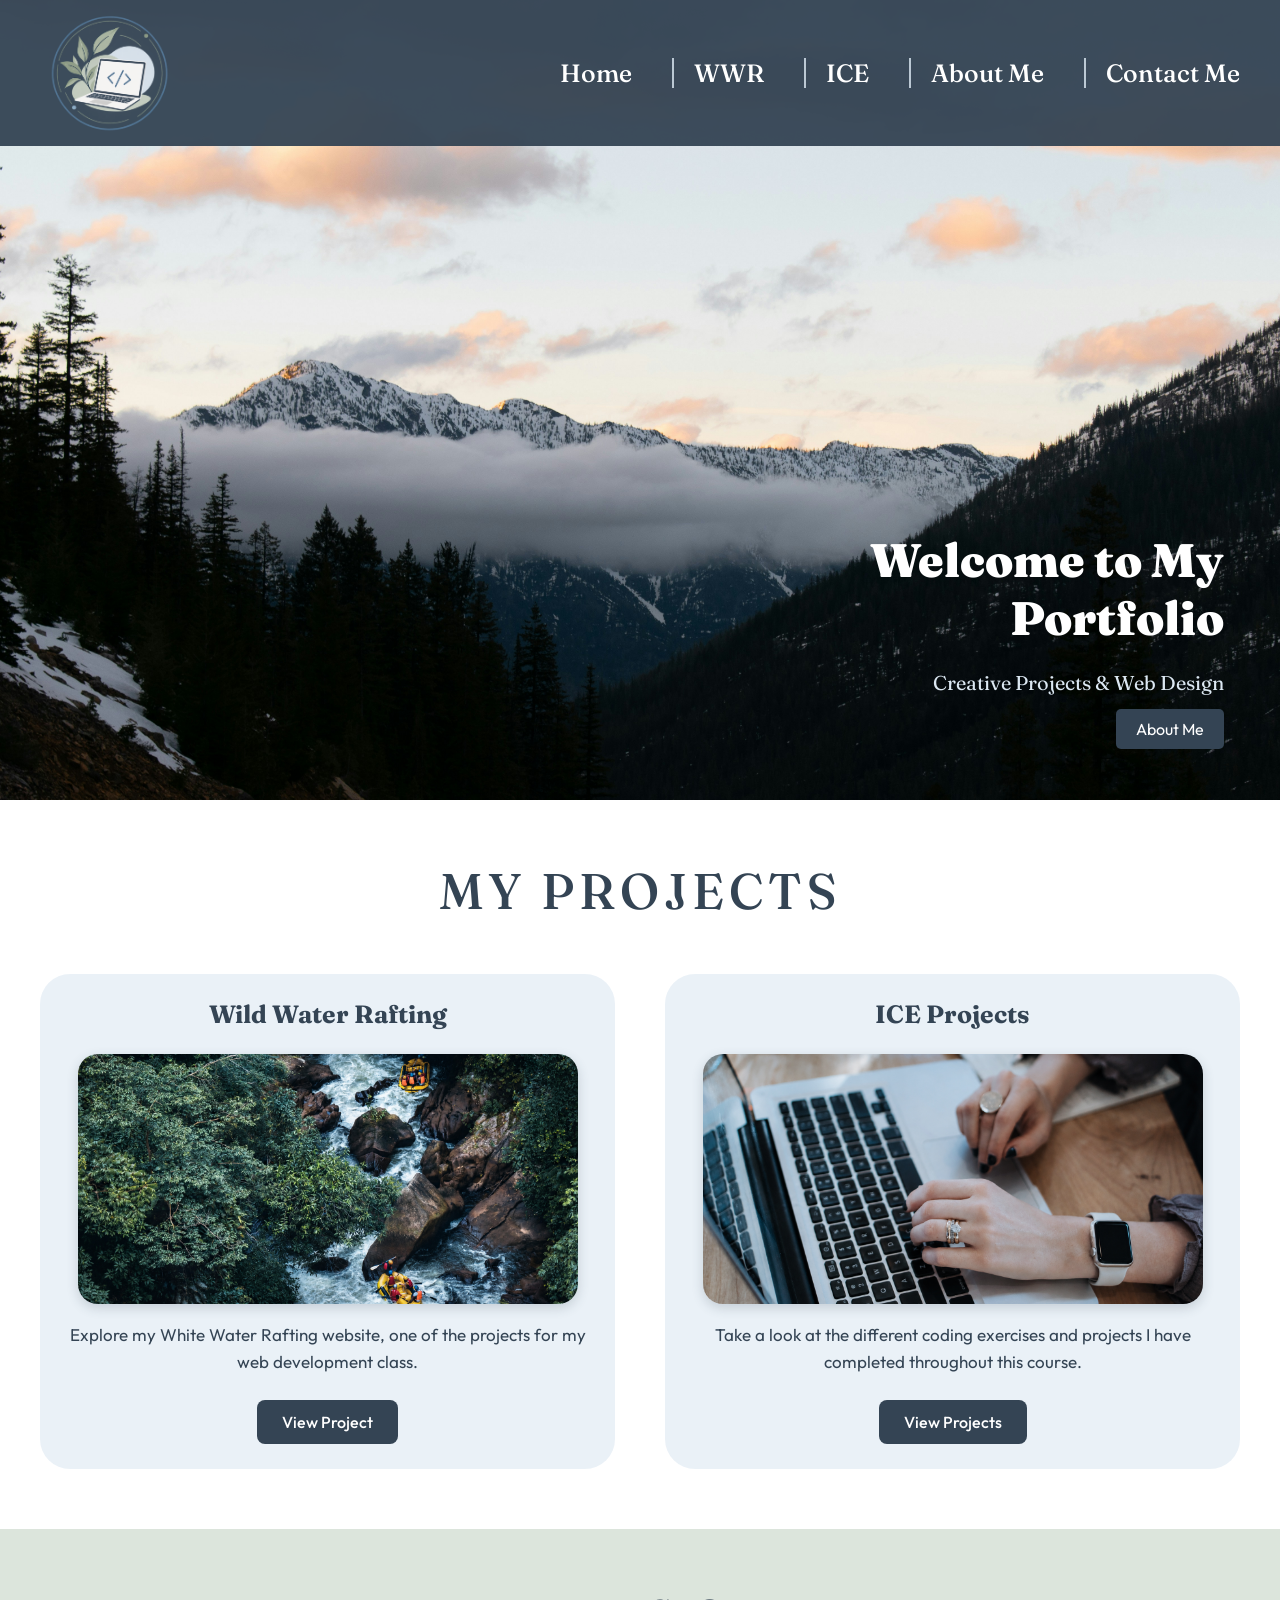
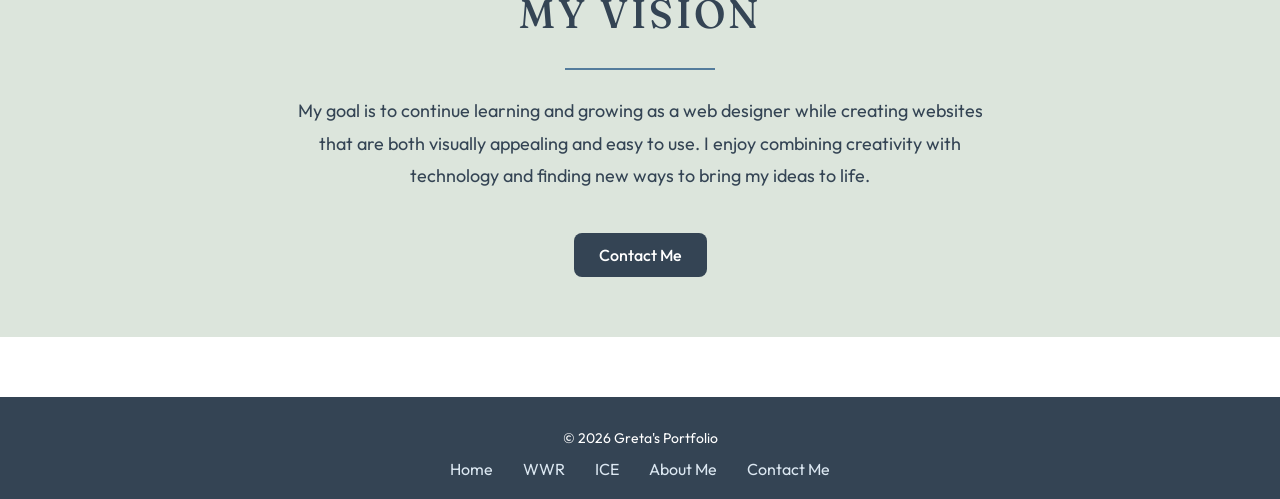
<file: index.html>
<!DOCTYPE html>
<html lang="en">
<head>
    <meta charset="UTF-8">
    <meta name="viewport" content="width=device-width, initial-scale=1.0">
    <title>Greta's Portal Page</title>

<!--CSS-->
    <link rel="stylesheet" href="style.css">
</head>
<body class="home">
<!--Header-->
    <header>
        <img src="portal_page/images/logo_no_background.png" alt="Greta's portfolio logo"
        >
    

        <nav>
            <a href ="index.html">Home</a>
            <a href ="wwr/index.html" target="_blank">WWR</a>
            <a href ="ice.html">ICE</a>
            <a href ="about.html">About Me</a>
            <a href ="contact.html">Contact Me</a>
        </nav>
    </header>
    
    <main>
<!--Hero-->
        <section class=" hero">
            <img src="portal_page/images/pp_hero.jpg" alt="Mountain landscape">
            
            <div class="hero-content">
                <h1>Welcome to My Portfolio</h1>
                <p>Creative Projects & Web Design</p>
                <a href="about.html">About Me</a>
                </div>
        </section>

<!--My Projects-->
        <section class="projects">
            <h2>My Projects</h2>

            <article class="wwr">
                <h3>Wild Water Rafting</h3>
                <img src="portal_page/images/pp_wwr.png" alt="Image of water rafting in river">

                <p>Explore my White Water Rafting website, one of the projects for my web development class.</p>
                <a href="wwr/index.html" target="_blank">View Project</a>
            </article>

            <article class="ice">
                <h3>ICE Projects</h3>
                <img src="portal_page/images/pp_ice.png" alt="Image of laptop on table">

                <p>Take a look at the different coding exercises and projects I have completed throughout this course.</p>
                <a href="ice.html">View Projects</a>
            </article>
        </section>
        <!--My vision-->
        <section class="vision">
            <h2>My Vision</h2>

            <p>My goal is to continue learning and growing as a web designer while creating websites that are both visually appealing and easy to use. I enjoy combining creativity with technology and finding new ways to bring my ideas to life.</p>
            <a href="contact.html">Contact Me</a>
        </section>
    </main>

<!--Footer-->
    <footer>
        <p>&copy; 2026 Greta's Portfolio</p>

        <nav>
            <a href ="index.html">Home</a>
            <a href ="wwr/index.html" target="_blank">WWR</a>
            <a href ="ice.html">ICE</a>
            <a href ="about.html">About Me</a>
            <a href ="contact.html">Contact Me</a>
        </nav>
    </footer>
</body>
</html>
</file>
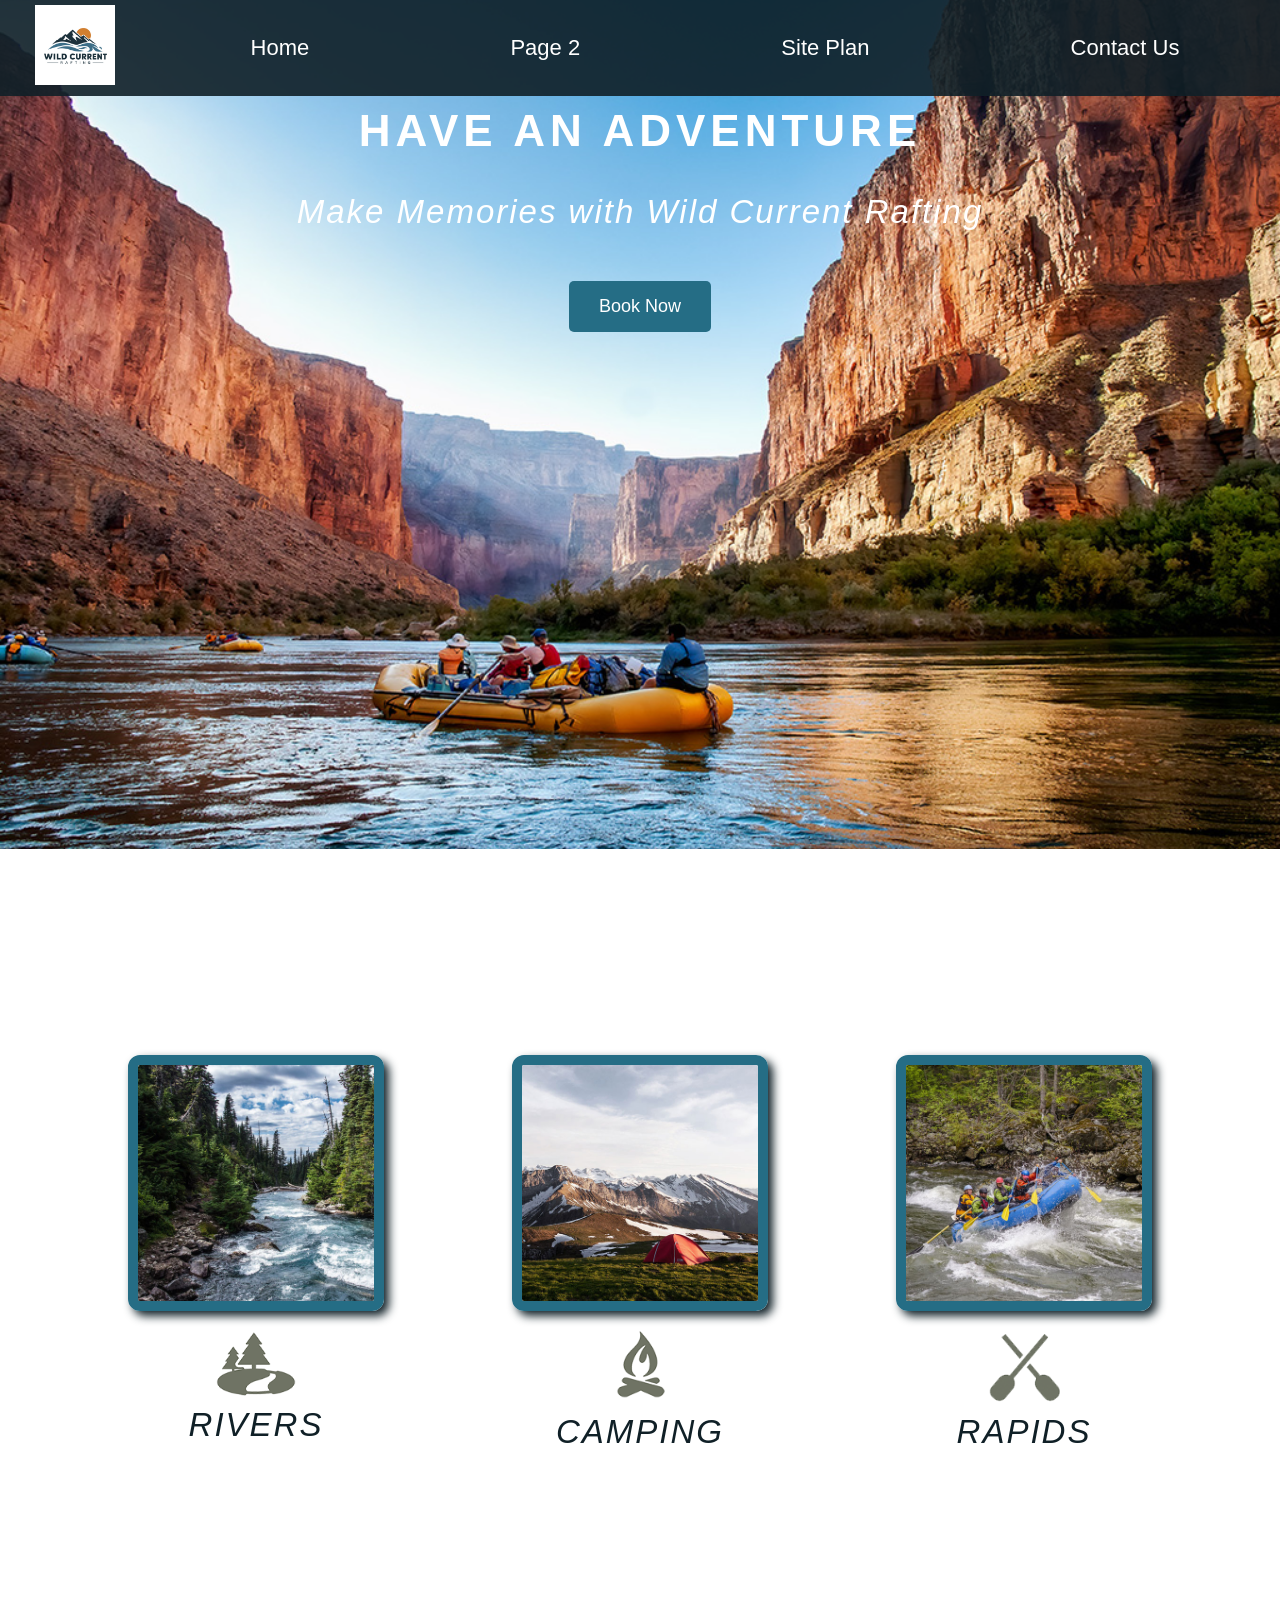
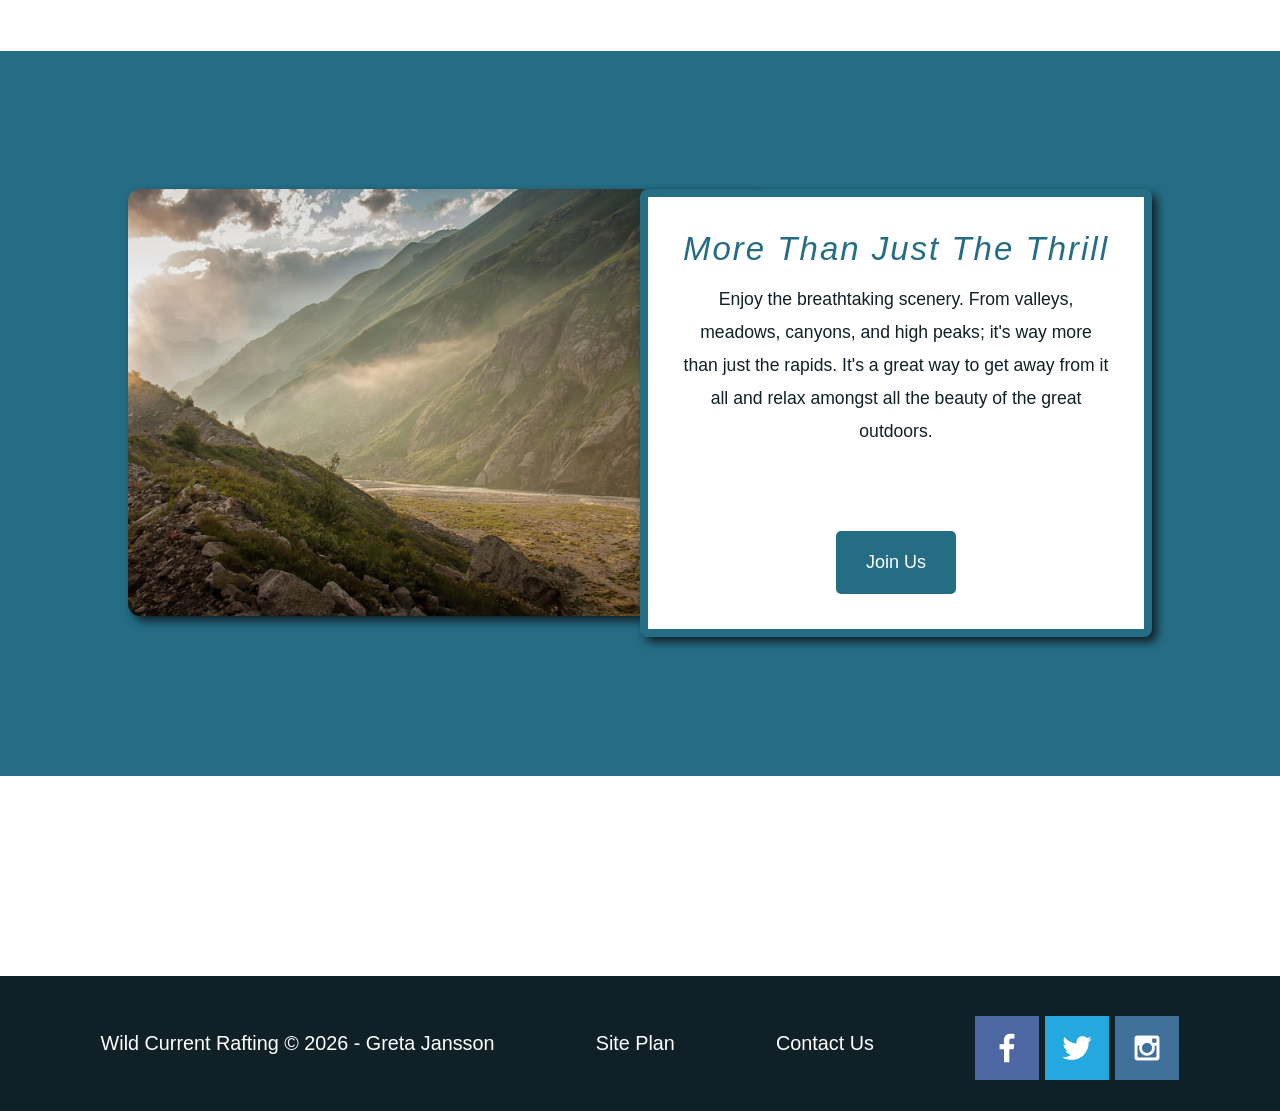
<file: wwr/index.html>
<!DOCTYPE html>
<html lang="en">

<head>
    <link rel="stylesheet" href="styles/style.css">
    <meta charset="UTF-8">
    <meta name="viewport" content="width=device-width, initial-scale=1.0">
    <title>"Whitewater Rafting Vacations | Wild Current Rafting | Home"</title>
</head>

<body>
    <div id="content">

        <!--HEADER-->
        <header>
            <a id="logo_link" href="index.html">
                <img class="logo" src="images/logo.png" alt="Wild Current Rafting Logo">
            </a>

            <!--NAVIGATION-->
            <nav>
                <a href="index.html">Home</a>
                <a href="#">Page 2</a>
                <a href="site-plan-rafting.html">Site Plan</a>
                <a href="contactus.html">Contact Us</a>
            </nav>
        </header>


        <!--HERO-->
        <div id="hero">

            <div id="hero-box">
                <img id="hero-img" src="images/hero.png" alt="People enjoying white water rafting">
            </div>

            <section id="hero-msg">
                <h1 class="home-title">Have An Adventure</h1>
                <h2>Make Memories with Wild Current Rafting</h2>

                <div class="button-box">
                    <a class="book" href="contactus.html">Book Now</a>
                </div>
            </section>

        </div>


        <!--MAIN CONTENT-->
        <main class="home-grid">

            <!--RIVERS CARD-->
            <section class="rivers-card">
                <img class="card-img" src="images/rivers.jpg" alt="river in forest">
                <img class="icon" src="images/river_icon.png" alt="river icon">
                <h2>Rivers</h2>
            </section>

            <!--CAMPING CARD-->
            <section class="camping-card">
                <img class="card-img" src="images/camping.jpg" alt="tent in mountains">
                <img class="icon" src="images/fire_icon.png" alt="fire icon">
                <h2>Camping</h2>
            </section>

            <!--RAPIDS CARD-->
            <section class="rapids-card">
                <img class="card-img" src="images/rapids.jpg" alt="rafting boat">
                <img class="icon" src="images/oars.png" alt="oars icon">
                <h2>Rapids</h2>
            </section>


            <!--BACKGROUND-->
            <div id="background"></div>


            <!--MOUNTAINS-->
            <img class="mountains" src="images/mountains.jpg" alt="Misty mountains">


            <!--MESSAGE-->
            <section class="msg">
                <h2>More Than Just The Thrill</h2>

                <p>
                    Enjoy the breathtaking scenery. From valleys, meadows, canyons, and high peaks;
                    it's way more than just the rapids. It's a great way to get away from it all and
                    relax amongst all the beauty of the great outdoors.
                </p>

                <a class="join" href="rivers.html">Join Us</a>
            </section>

        </main>


        <!--FOOTER-->
        <footer>

            <p>Wild Current Rafting &copy; 2026 - Greta Jansson</p>

            <p>
                <a href="site-plan-rafting.html">Site Plan</a>
            </p>

            <p>
                <a href="contactus.html">Contact Us</a>
            </p>


            <!--SOCIAL MEDIA-->
            <div class="social">

                <a href="https://facebook.com" target="_blank">
                    <img src="images/facebook.png" alt="fb icon">
                </a>

                <a href="https://twitter.com" target="_blank">
                    <img src="images/twitter.png" alt="twitter icon">
                </a>

                <a href="https://instagram.com" target="_blank">
                    <img src="images/instagram.png" alt="instagram icon">
                </a>

            </div>

        </footer>

    </div>
</body>

</html>
</file>
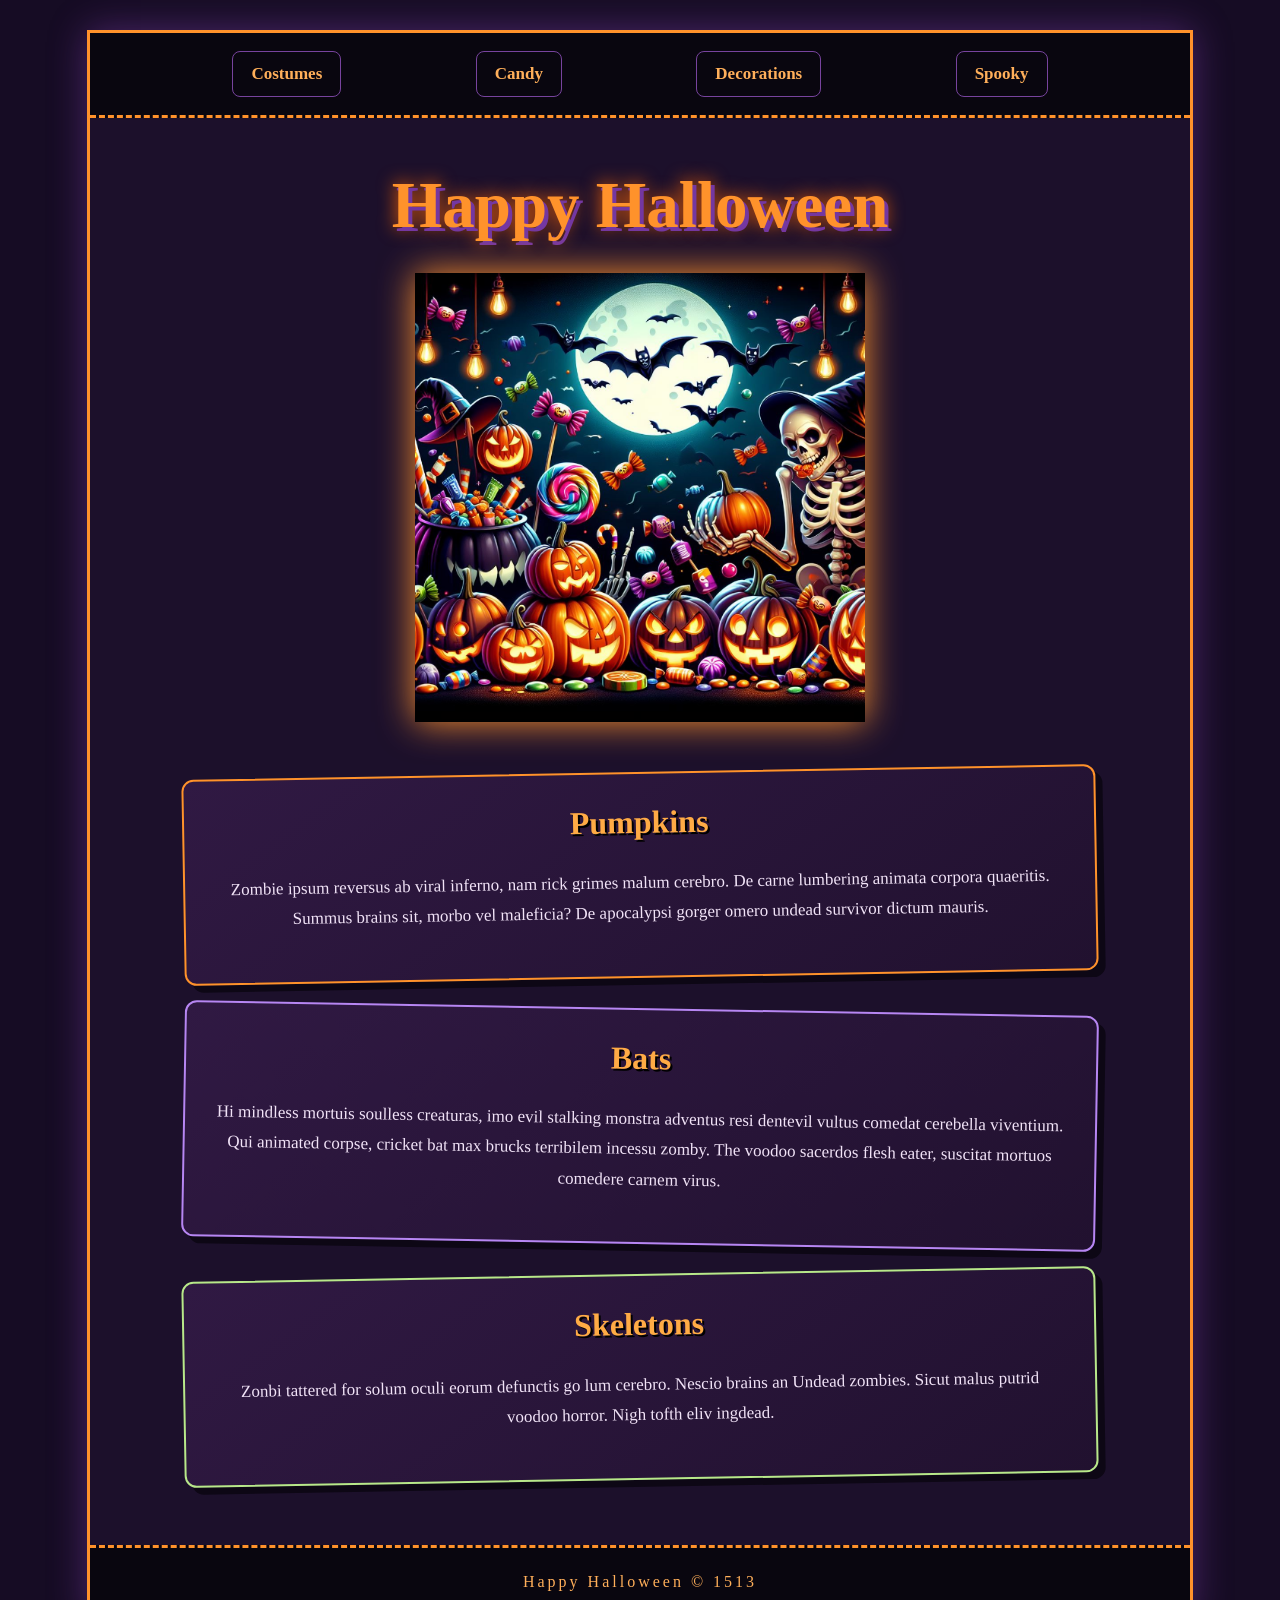
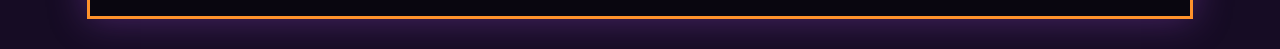
<file: ice/halloween/index.html>
<!-- For this activity you are not allowed to change
 the HTML code, only the CSS -->

<!DOCTYPE html>
<html lang="en">

<head>
    <meta charset="UTF-8">
    <meta name="viewport" content="width=device-width, initial-scale=1.0">
    <title>Document</title>
    <link rel="stylesheet" href="styles/styles.css">
</head>

<body>
    <div id="wrapper">
        <header>
            <nav>
                <ul>
                    <li>Costumes</li>
                    <li>Candy</li>
                    <li>Decorations</li>
                    <li>Spooky</li>
                </ul>
            </nav>
        </header>
        <main>
            <h1>Happy Halloween</h1>
            <img src="images/halloween.png">
            <section>
                <h2>Pumpkins</h2>
                <p>Zombie ipsum reversus ab viral inferno, nam rick grimes
                    malum cerebro. De carne lumbering animata corpora quaeritis.
                    Summus brains sit​​, morbo vel maleficia? De apocalypsi gorger
                    omero undead survivor dictum mauris. </p>
            </section>
            <section>
                <h2>Bats</h2>
                <p>Hi mindless mortuis soulless
                    creaturas, imo evil stalking monstra adventus resi dentevil vultus
                    comedat cerebella viventium. Qui animated corpse, cricket bat max
                    brucks terribilem incessu zomby. The voodoo sacerdos flesh eater,
                    suscitat mortuos comedere carnem virus.</p>
            </section>
            <section>
                <h2>Skeletons</h2>
                <p>Zonbi tattered for solum oculi
                    eorum defunctis go lum cerebro. Nescio brains an Undead zombies. Sicut
                    malus putrid voodoo horror. Nigh tofth eliv ingdead.</p>
            </section>
        </main>
        <footer>
            Happy Halloween &copy; 1513
        </footer>
    </div>
</body>

</html>
</file>
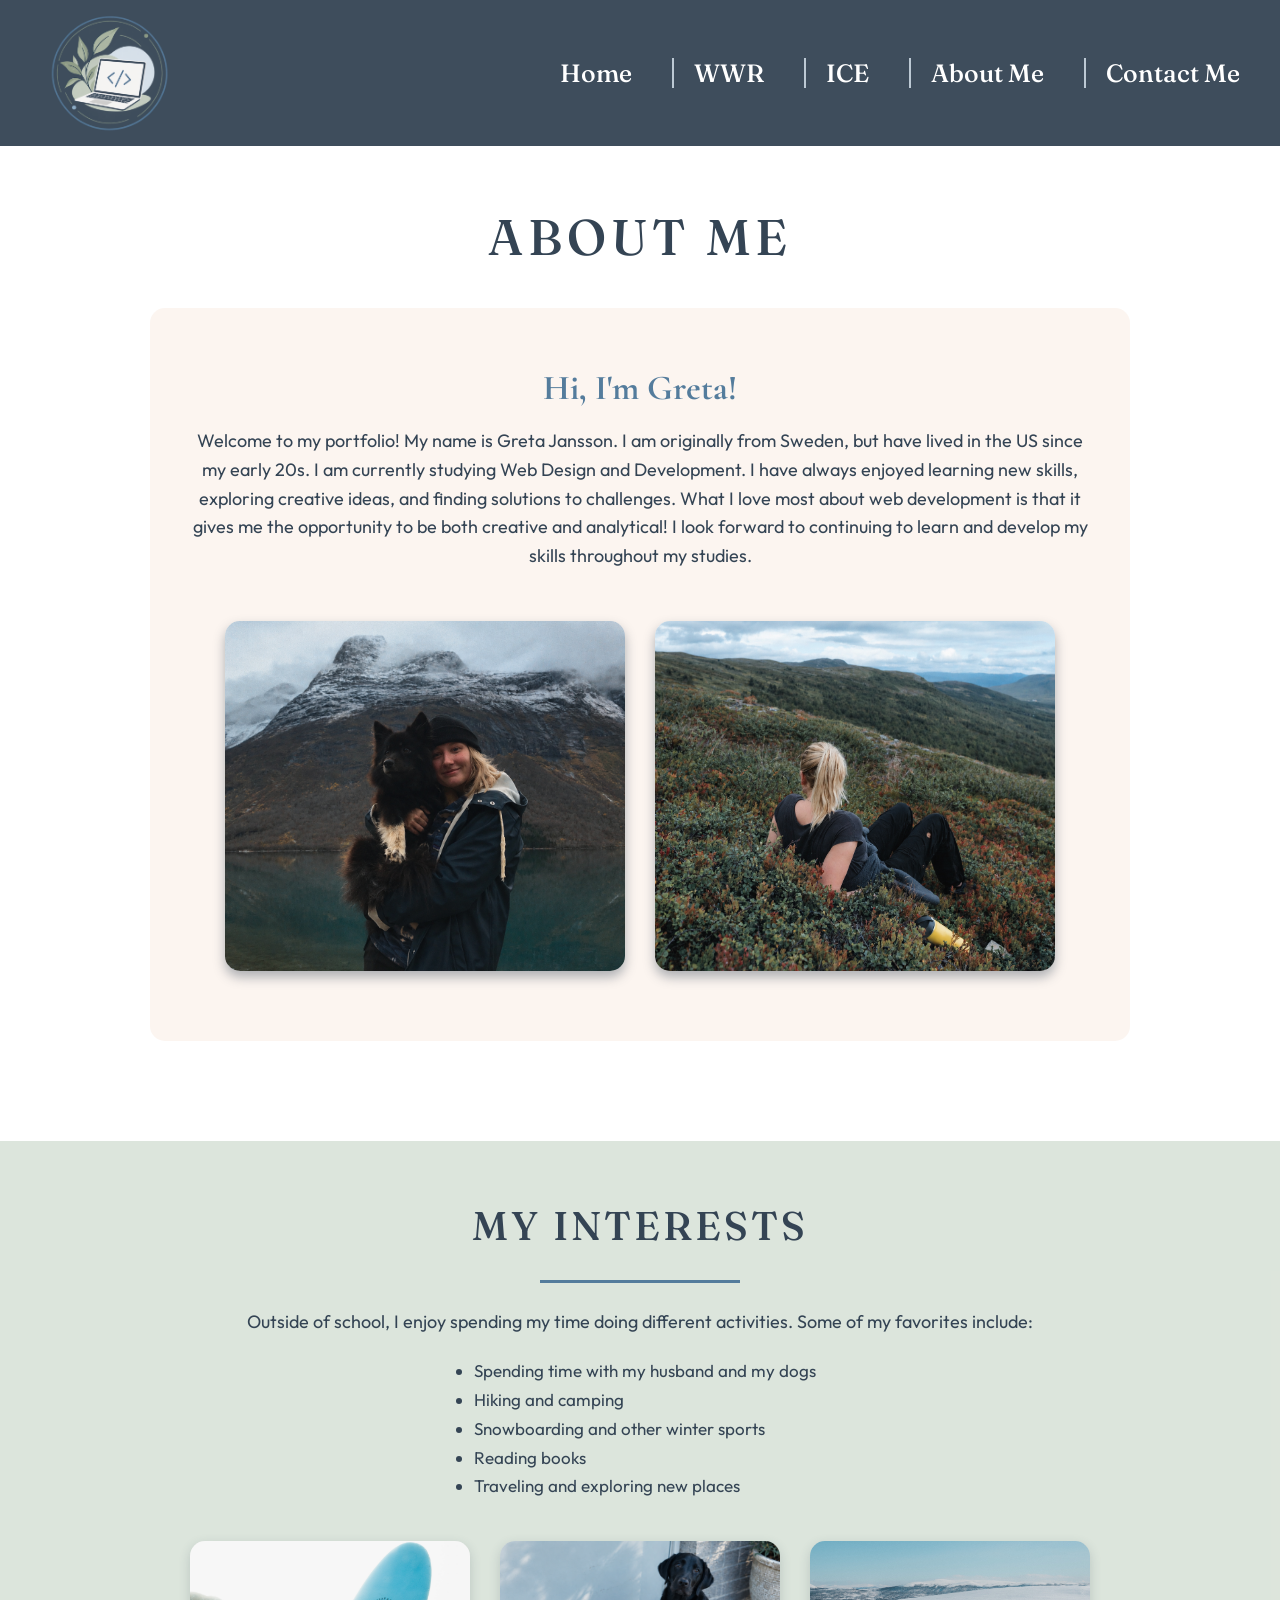
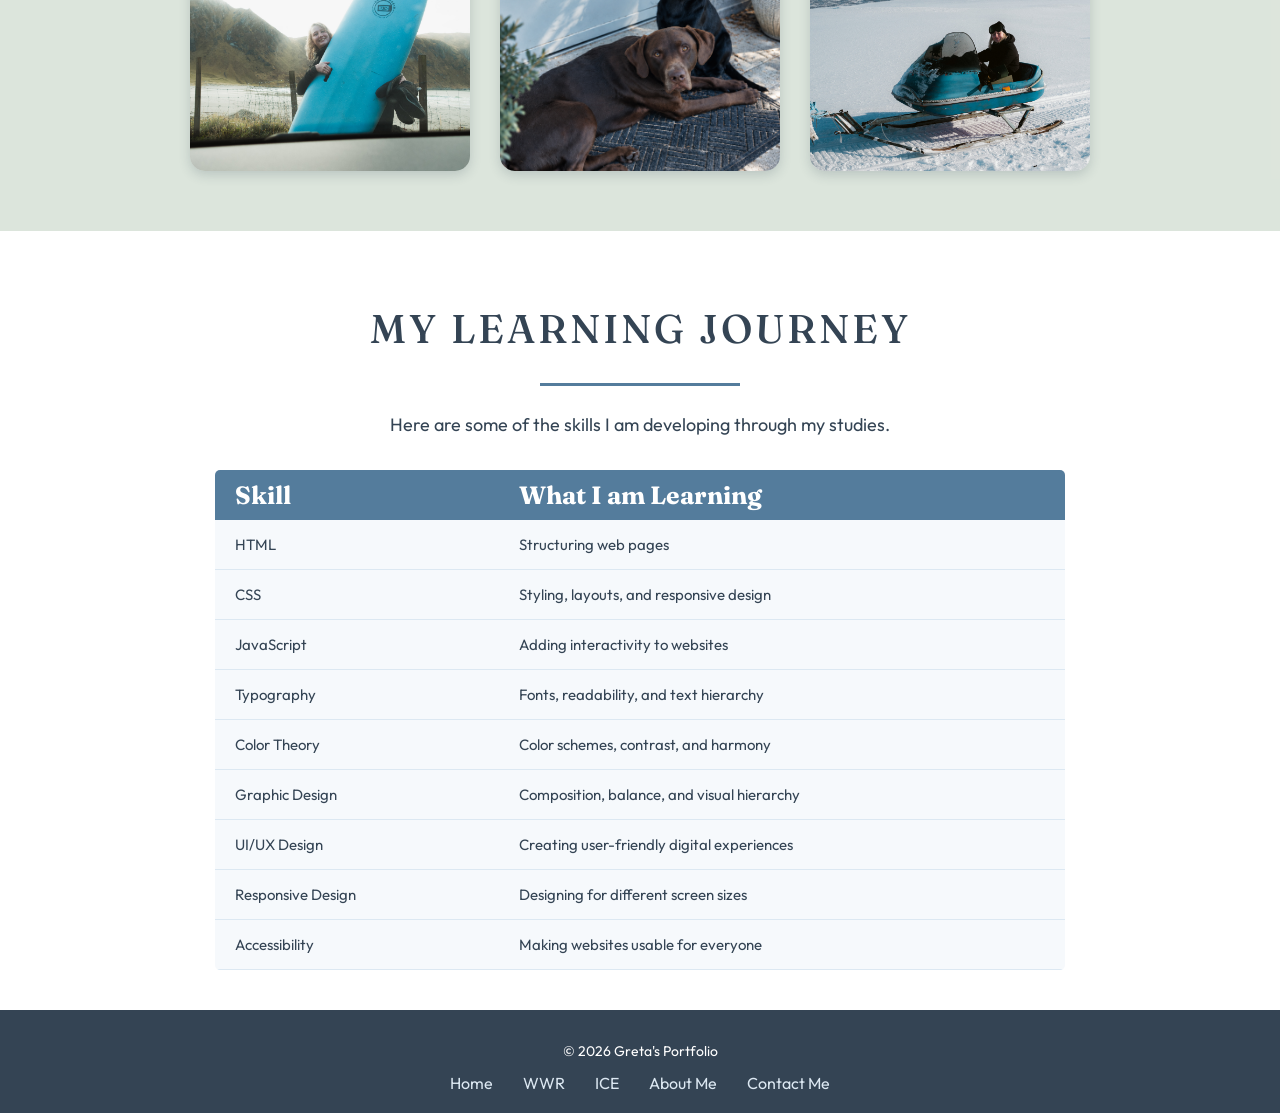
<file: about.html>
<!DOCTYPE html>
<html lang="en">
<head>
    <meta charset="UTF-8">
    <meta name="viewport" content="width=device-width, initial-scale=1.0">
    <title>About Me Page</title>

<!--CSS-->
    <link rel="stylesheet" href="style.css">
</head>
<body>
 <!--Header-->
    <header>
    <img src="portal_page/images/logo_no_background.png"
         alt="My portfolio logo"
         >

    <nav>
        <a href="index.html">Home</a>
        <a href="wwr/index.html" target="_blank">WWR</a>
        <a href="ice.html">ICE</a>
        <a href="about.html">About Me</a>
        <a href="contact.html">Contact Me</a>
    </nav>
</header>
<main>
<!--Introduction-->
    <section class="about_intro">
        <h1>About Me</h1>

        <div class="about_text">
        <h2>Hi, I'm Greta!</h2>

        <p>Welcome to my portfolio! My name is Greta Jansson. I am originally from Sweden, but have lived in the US since my early 20s. I am currently studying Web Design and Development. I have always enjoyed learning new skills, exploring creative ideas, and finding solutions to challenges. What I love most about web development is that it gives me the opportunity to be both creative and analytical! I look forward to continuing to learn and develop my skills throughout my studies.</p>
        
        <div class="about_photos">
            <img src="portal_page/images/about_me1.png" alt="Image of Greta and a dog">
            <img src="portal_page/images/about_me4.png" alt="Image of hiking">
            </div>
        </div>
    </section>

<!--Interests-->
    <section class="interests">
        <h2>My Interests</h2>

        <p>Outside of school, I enjoy spending my time doing different activities. Some of my favorites include:</p>

        <ul>
            <li>Spending time with my husband and my dogs</li>
            <li>Hiking and camping</li>
            <li>Snowboarding and other winter sports</li>
            <li>Reading books</li>
            <li>Traveling and exploring new places</li>
        </ul>
        <div class="interests_photos">
            <img src="portal_page/images/about_me5.jpg" alt="image of Greta with surfboard">

            <img src="portal_page/images/about_me6.png" alt="image of two dogs">

            <img src="portal_page/images/about_me3.jpg" alt="image Greta in a snowmobile cart">
        </div>

    </section>

<!--Learning table-->
    <section class="learning">
        <h2>My Learning Journey</h2>

        <p>Here are some of the skills I am developing through my studies.</p>

        <table>
            <thead>
                <tr>
                    <th scope="col">Skill</th>
                    <th scope="col">What I am Learning</th>
                </tr>
            </thead>

            <tbody>
                <tr>
                    <td>HTML</td>
                    <td>Structuring web pages</td>
                </tr>

                <tr>
                    <td>CSS</td>
                    <td>Styling, layouts, and responsive design</td>
                 </tr>

                <tr>
                    <td>JavaScript</td>
                    <td>Adding interactivity to websites</td>
                </tr>

                <tr>
                    <td>Typography</td>
                    <td>Fonts, readability, and text hierarchy</td>
                </tr>

                <tr>
                    <td>Color Theory</td>
                    <td>Color schemes, contrast, and harmony</td>
                </tr>

                <tr>
                    <td>Graphic Design</td>
                    <td>Composition, balance, and visual hierarchy</td>
                </tr>

                <tr>
                    <td>UI/UX Design</td>
                    <td>Creating user-friendly digital experiences</td>
                </tr>

                <tr>
                    <td>Responsive Design</td>
                    <td>Designing for different screen sizes</td>
                </tr>

                <tr>
                    <td>Accessibility</td>
                    <td>Making websites usable for everyone</td>
                </tr>

            </tbody>
        </table>
    </section>
</main>

    <!--Footer-->
    <footer>
        <p>&copy; 2026 Greta's Portfolio</p>

        <nav>
            <a href ="index.html">Home</a>
            <a href ="wwr/index.html" target="_blank">WWR</a>
            <a href ="ice.html">ICE</a>
            <a href ="about.html">About Me</a>
            <a href ="contact.html">Contact Me</a>
        </nav>
    </footer>
</body>
</html>
</file>
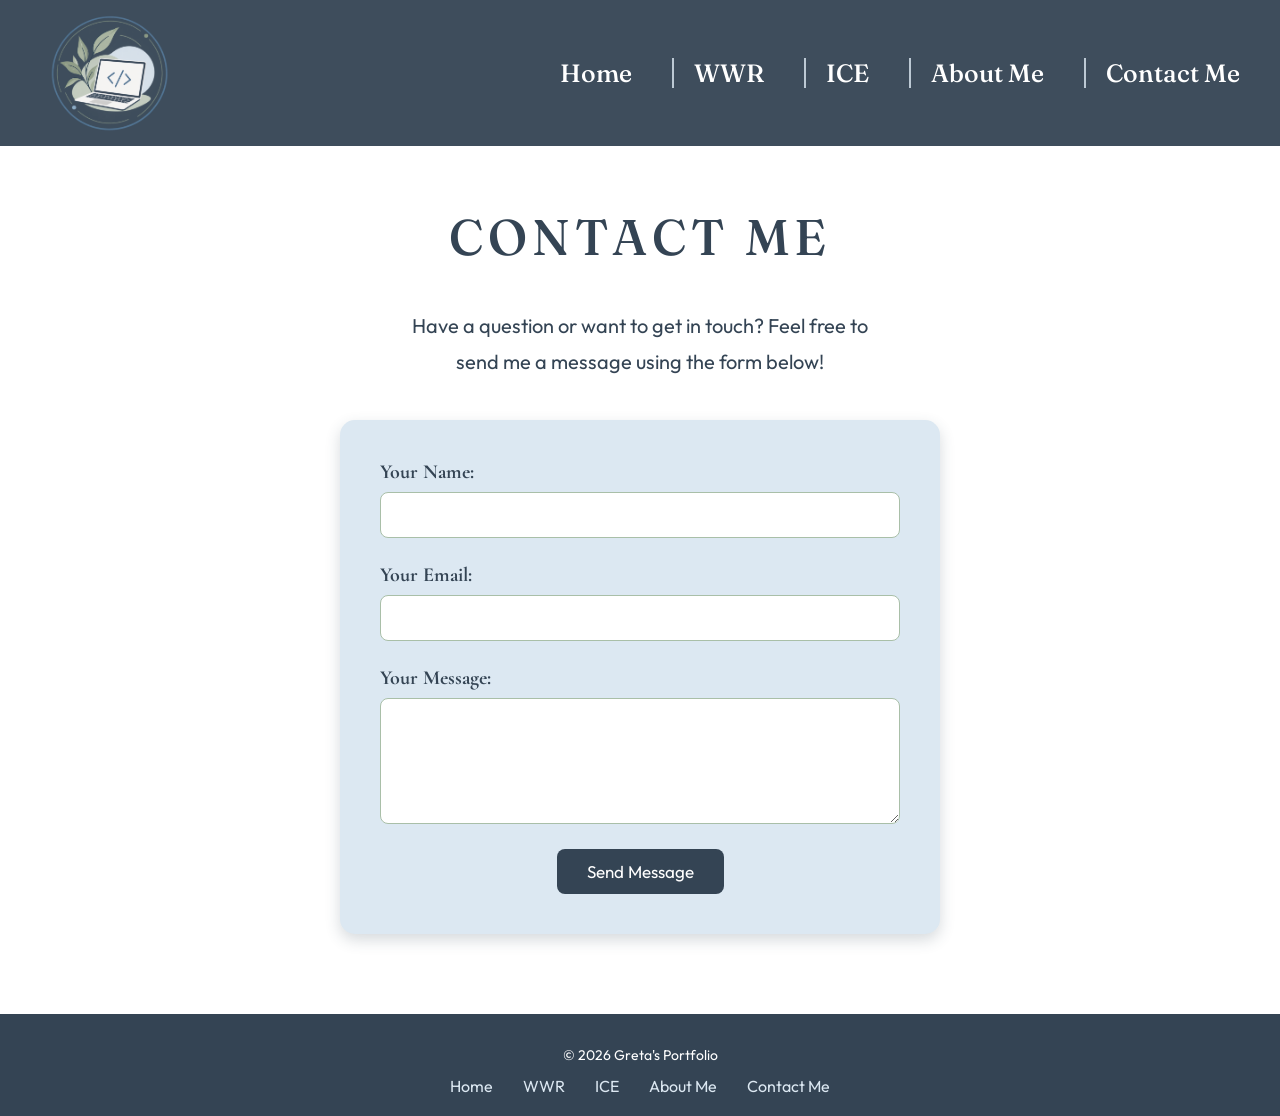
<file: contact.html>
<!DOCTYPE html>
<html lang="en">
<head>
    <meta charset="UTF-8">
    <meta name="viewport" content="width=device-width, initial-scale=1.0">
    <title>Contact Page</title>

<!--CSS-->
    <link rel="stylesheet" href="style.css">
</head>
<body>
<!--Header-->
    <header>
        <img src="portal_page/images/logo_no_background.png" alt="Greta's portfolio logo"
        >
    

        <nav>
            <a href ="index.html">Home</a>
            <a href ="wwr/index.html" target="_blank">WWR</a>
            <a href ="ice.html">ICE</a>
            <a href ="about.html">About Me</a>
            <a href ="contact.html">Contact Me</a>
        </nav>
    </header>

<!--Contact form-->
    <main>
        <section class="contact">
            <h1>Contact Me</h1>

            <p>Have a question or want to get in touch? Feel free to send me a message using the form below!
            </p>

            <form action="#" method="post">
                <label for="name">Your Name:</label>
                <input type="text" id="name" name="name" required>

                <label for="email">Your Email:</label>
                <input type="email" id="email" name="email" required>

                <label for="message">Your Message:</label>
                <textarea id="message" name="message" rows="5" required></textarea>

                 <button type="submit">Send Message</button>
            </form>
        </section>
    </main>
<!--Footer-->
    <footer>
        <p>&copy; 2026 Greta's Portfolio</p>

        <nav>
            <a href ="index.html">Home</a>
            <a href ="wwr/index.html" target="_blank">WWR</a>
            <a href ="ice.html">ICE</a>
            <a href ="about.html">About Me</a>
            <a href ="contact.html">Contact Me</a>
        </nav>
    </footer> 
</body>
</html>
</file>
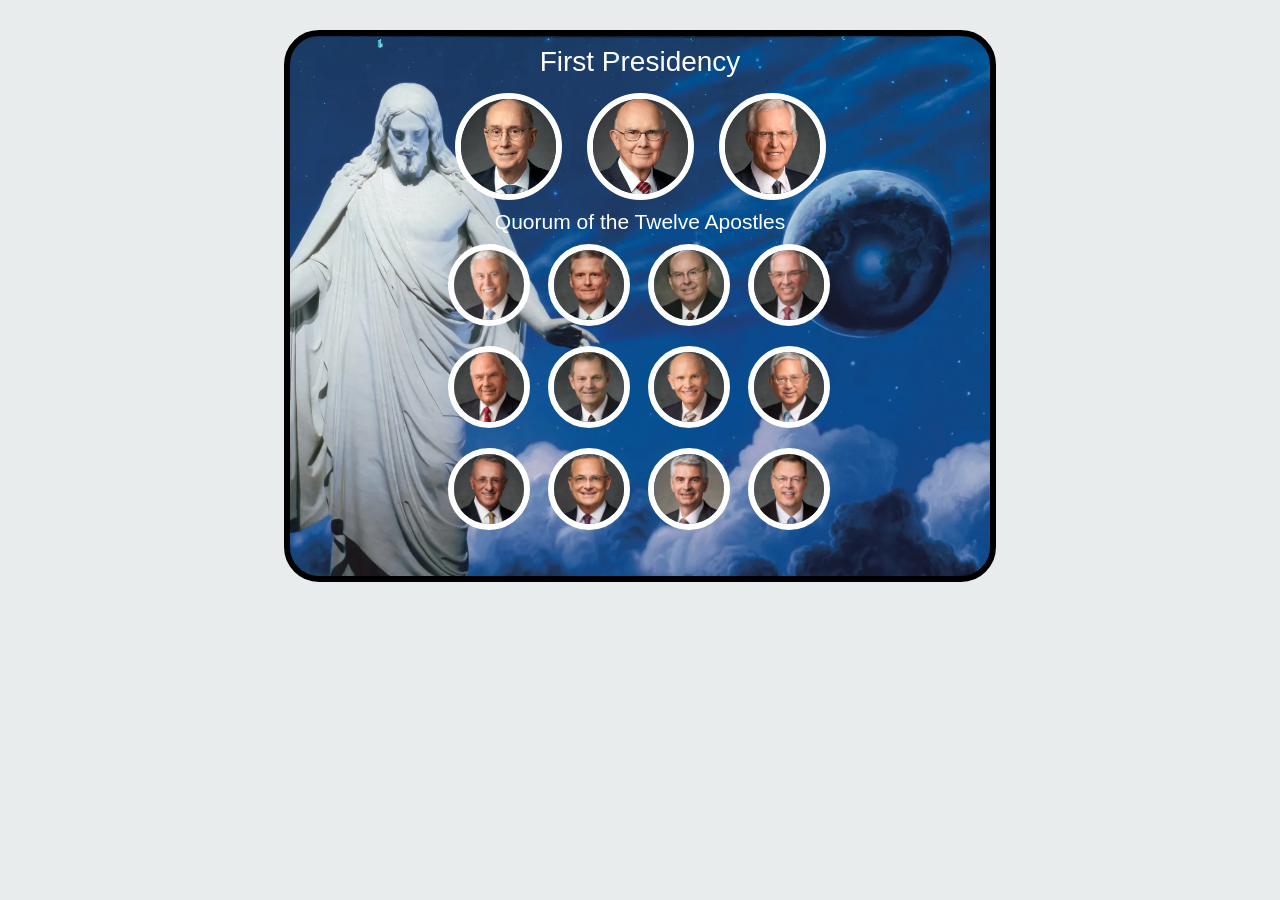
<file: ice/apostle_spotlight/apostles.html>
<!DOCTYPE html>
<html lang="en">

<head>
    <meta charset="UTF-8">
    <meta name="viewport" content="width=device-width, initial-scale=1.0">
    <title>Apostles Spotlight</title>

    <style>
        body {
            background-color: #E8ECED;
            font-family: Arial, sans-serif;
            margin: 0;
            padding: 30px;
        }

        .container {
            width: 700px;
            height: 540px;
            margin: 0 auto;
            background-image: url("images/christus.webp");
            background-size: cover;
            background-position: center;
            border: 6px solid black;
            border-radius: 35px;
            text-align: center;
            color: white;
            overflow: hidden;
        }

        h1 {
            font-size: 28px;
            font-weight: normal;
            margin: 10px 0 15px;
        }

        h2 {
            font-size: 21px;
            font-weight: normal;
            margin: 10px 0;
        }

        .first-presidency {
            display: flex;
            justify-content: center;
            gap: 25px;
        }

        .apostles {
            display: grid;
            grid-template-columns: repeat(4, 84px);
            justify-content: center;
            column-gap: 16px;
            row-gap: 20px;
        }

        .leader {
            width: 70px;
            height: 70px;
            border: 6px solid white;
            border-radius: 50%;
            object-fit: cover;
            display: block;
            transition: border-color 0.3s ease, box-shadow 0.3s ease, transform 0.3s ease;
        }

        .first-presidency .leader {
            width: 95px;
            height: 95px;
        }

        /* blue glow and zoom effect */
        .leader:hover {
            border-color: #71D9FF;
            box-shadow: 0 0 15px 5px rgba(113, 217, 255, 0.65);
            transform: scale(1.08);
        }

    </style>
</head>

<body>

    <div class="container">

        <h1>First Presidency</h1>

        <div class="first-presidency">
            <img class="leader" src="images/eyring.webp" alt="Henry B. Eyring">
            <img class="leader" src="images/oaks.webp" alt="Dallin H. Oaks">
            <img class="leader" src="images/christofferson.webp" alt="D. Todd Christofferson">
        </div>

        <h2>Quorum of the Twelve Apostles</h2>

        <div class="apostles">

            <!-- Row 1 -->
            <img class="leader" src="images/uchtdorf.webp" alt="Dieter F. Uchtdorf">
            <img class="leader" src="images/bednar.webp" alt="David A. Bednar">
            <img class="leader" src="images/cook.webp" alt="Quentin L. Cook">
            <img class="leader" src="images/anderson.webp" alt="Neil L. Andersen">

            <!-- Row 2 -->
            <img class="leader" src="images/rasband.webp" alt="Ronald A. Rasband">
            <img class="leader" src="images/stevenson.webp" alt="Gary E. Stevenson">
            <img class="leader" src="images/renlund.webp" alt="Dale G. Renlund">
            <img class="leader" src="images/gong.webp" alt="Gerrit W. Gong">

            <!-- Row 3 -->
            <img class="leader" src="images/soares.webp" alt="Ulisses Soares">
            <img class="leader" src="images/kearon.webp" alt="Patrick Kearon">
            <img class="leader" src="images/causse.webp" alt="Gérald Caussé">
            <img class="leader" src="images/gilbert.webp" alt="Clark G. Gilbert">

        </div>

    </div>

</body>
</html>
</file>
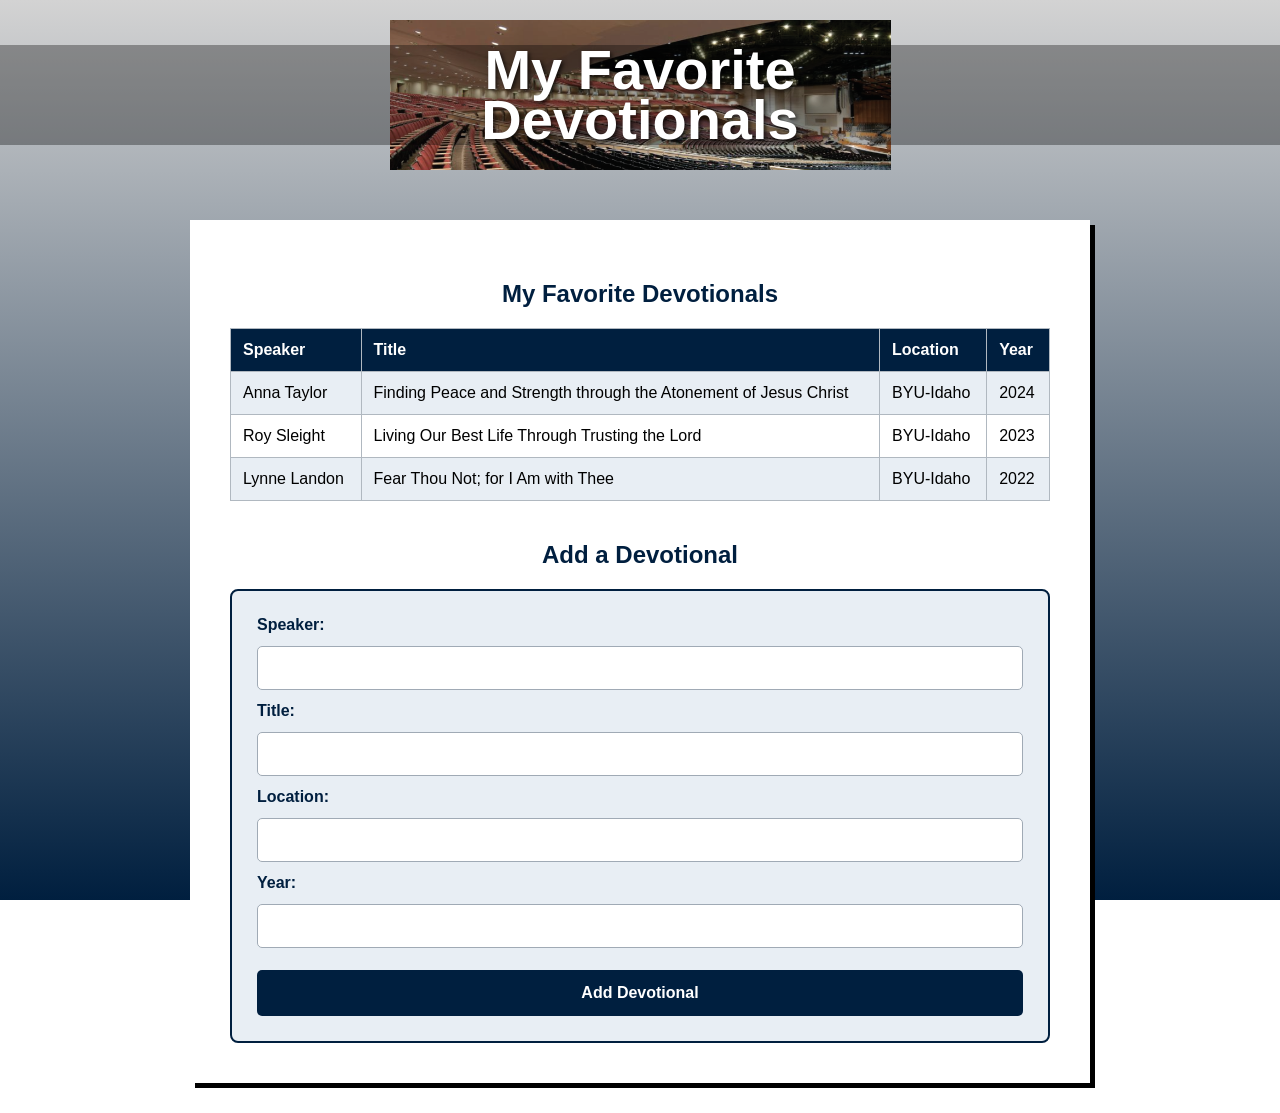
<file: ice/favorite_devo/favdevo.html>
<!DOCTYPE html>
<html lang="en">
<head>
  <meta charset="UTF-8" />
  <meta name="viewport" content="width=device-width, initial-scale=1.0" />
  <title>My Favorite Devotionals</title>
  <link rel="stylesheet" href="styles/styles.css" />
</head>

<body>
  <div class="container">

    <header class="header">
      <div class="header-image">
        <h1>My Favorite<br>Devotionals</h1>
      </div>
    </header>

    <main>
      <div class="content-box">

        <h2>My Favorite Devotionals</h2>
        
        <table>
  <tr>
    <th>Speaker</th>
    <th>Title</th>
    <th>Location</th>
    <th>Year</th>
  </tr>

  <tr>
    <td>Anna Taylor</td>
    <td>Finding Peace and Strength through the Atonement of Jesus Christ</td>
    <td>BYU-Idaho</td>
    <td>2024</td>
  </tr>

  <tr>
    <td>Roy Sleight</td>
    <td>Living Our Best Life Through Trusting the Lord</td>
    <td>BYU-Idaho</td>
    <td>2023</td>
  </tr>

  <tr>
    <td>Lynne Landon</td>
    <td>Fear Thou Not; for I Am with Thee</td>
    <td>BYU-Idaho</td>
    <td>2022</td>
  </tr>
</table>

        <h2>Add a Devotional</h2>

        <form>
          <label for="speaker">Speaker:</label>
          <input type="text" id="speaker" name="speaker">

          <label for="title">Title:</label>
          <input type="text" id="title" name="title">

          <label for="location">Location:</label>
          <input type="text" id="location" name="location">

          <label for="year">Year:</label>
          <input type="number" id="year" name="year">

          <button type="button">Add Devotional</button>
        </form>

      </div>
    </main>

  </div>
</body>
</html>
</file>
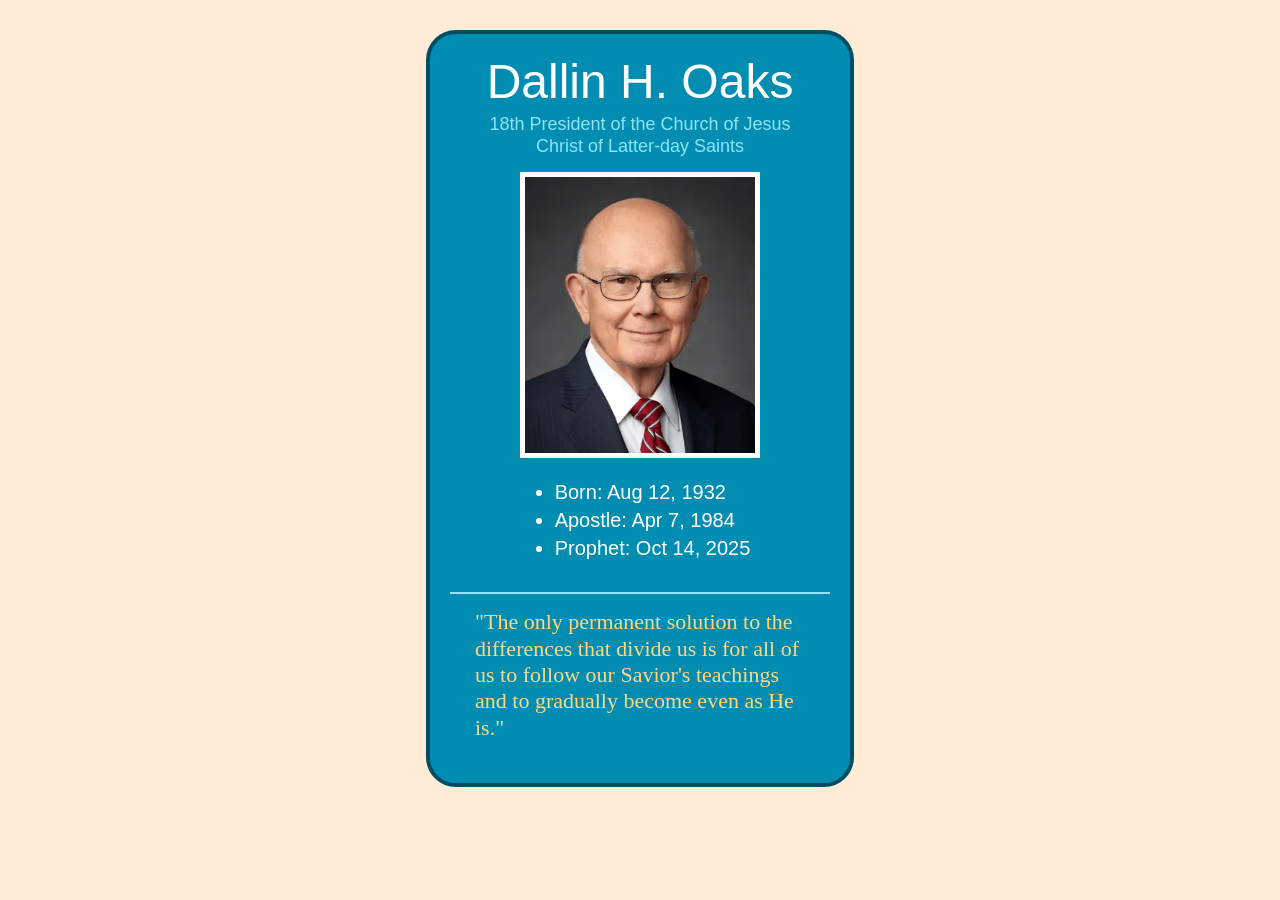
<file: ice/prophet_cards/oaks.html>
<!DOCTYPE html>
<html lang="en">
<head>
    <meta charset="UTF-8">
    <meta name="viewport" content="width=device-width, initial-scale=1.0">
    <title>Dallin H. Oaks</title>
<!-- I made a separate CSS file -->
    <link rel="stylesheet" href="oaks.css">
</head>
<body>
    <div class="card">
<!-- Prophet's name -->
        <h1>Dallin H. Oaks</h1>
<!-- Subtitle -->
    <p class="subtitle">
    <a href="https://www.churchofjesuschrist.org" target="_blank">
        18th President of the Church of Jesus
        Christ of Latter-day Saints
    </a>
    </p>
 <!-- Image -->
    <img src="images/oaks.webp" alt="Dallin H. Oaks" class="prophet-image">
 <!-- Information -->
    <ul class="prophet-info">
    <li>Born: Aug 12, 1932</li>
    <li>Apostle: Apr 7, 1984</li>
    <li>Prophet: Oct 14, 2025</li>
</ul>    
<!-- Quote -->
<p class="quote">
    "The only permanent solution to the differences
    that divide us is for all of us to follow our
    Savior's teachings and to gradually become
    even as He is."
</p>
</div>
</body>
</html>
</file>
<file: style.css>
/* Fonts */
@import url('https://fonts.googleapis.com/css2?family=Cormorant+Garamond:ital,wght@0,300..700;1,300..700&family=Fraunces:ital,opsz,wght@0,9..144,100..900;1,9..144,100..900&family=Outfit:wght@100..900&display=swap');


/* Colors:
    dusty blue: #547C9C
    sage: #A9BFA8
    peach: #F2D5C4
    white: #FFFFFF
    charcoal: #344454
    light blue: #DCE8F2
*/


/* General */
body {
    background-color: #FFFFFF;
    color: #344454;
    font-family: "Outfit", sans-serif;
    margin: 0;
}

/* Headings */
h1, h2, h3 {
    font-family: "Fraunces", serif;
}

/* Paragraphs */
p {
    line-height:1.6;
}

/* Header */
header {
    display: flex;
    justify-content: space-between;
    align-items: center;
    background-color: #344454F2;
    padding: 3px 40px;
}

.home header {
    position: absolute;
    top: 0%;
    left: 0%;
    width: 100%;
    box-sizing: border-box;
    z-index: 10;
}

header img {
    width: 140px;
    height: auto;
}

header nav {
    display: flex;
    gap: 40px;
}

header nav a{
    color: #FFFFFF;
    font-family: "Fraunces", serif;
    text-decoration: none;
    font-weight: 500;
    font-size: 25px;
    display: inline-block;
    transition: color 0.3s ease, transform 0.3s ease;
}

header nav a:hover {
    color: #F2D5C4;
    transform: translateY(-2px);
}

header nav a + a {
    border-left: 2px solid #DCE8F2CC;
    padding-left: 20px;
}

/* HOME PAGE */
/* Hero */
.hero {
    position: relative;
    height: 800px;
    text-align: center;
    overflow: hidden;
    background-image: url("portal_page/images/pp_hero.jpg");
    background-size: cover;
    background-position: center;
    background-attachment: fixed;
}

.hero img {
    display: none;
}

.hero-content {
    position: absolute;
    top: 80%;
    left: 80%;
    padding: 0;
    transform: translate(-50%, -50%);
    text-align: right;
    min-width: 400px;
}

.hero-content h1 {
    font-size: 47px;
    font-weight: 900;
    color: #FFFFFF;
    margin: 0 0 20px 0;
    /* text-shadow: 1px 1px 4px #344454; */
}

.hero-content p {
    color: #DCE8F2;
    font-family: "Fraunces", serif;
    font-size: 20px;
    margin-bottom: 10px;
}

.hero-content a {
    display: inline-block;
    background-color: #344454;
    color: #FFFFFF;
    padding: 10px 20px;
    text-decoration: none;
    border-radius: 5px;
    transition: background-color 0.5s ease, transform 0.5s ease;
}

.hero-content a:hover {
    background-color: #f2d5c4;
    transform: translateY(-2px);
}

/* Projects */
.projects {
    display: grid;
    grid-template-columns: repeat(2, minmax(0, 1fr));
    gap: 50px;
    padding: 60px 40px;
}

.projects h2 {
    font-family: "Fraunces", serif;
    font-size: 50px;
    font-weight: 500;
    text-transform: uppercase;
    letter-spacing: 5px;
    width: 100%;
    grid-column: 1 / -1;
    text-align: center;
    margin: 0;
}

.projects article {
    background-color: #DCE8F299;
    padding: 25px;
    border-radius: 30px;
    margin-top: 2px;
    text-align: center;
    display: flex;
    flex-direction: column;
    align-items: center;
}

.projects article img {
    width: 100%;
    max-width: 500px;
    height: 250px;
    object-fit: cover;
    border-radius: 20px;
    box-shadow: 0 4px 12px #34445433;
}

.projects article h3 {
    font-family: "Fraunces", serif;
    font-size: 25px;
    font-weight: 700;
    color: #344454;
    text-align: center;
    margin-top: 0;
    margin-bottom: 25px;
}

.projects article p {
    font-family: "Outfit", sans-serif;
    font-size: 17px;
    color: #344454;
    text-align: center;
    line-height: 1.6;
    margin-bottom: 25px;
}

.projects article a {
    display: inline-block;
    background-color: #344454;
    color: #FFFFFF;
    padding: 12px 25px;
    text-decoration: none;
    border-radius: 8px;
    font-weight: 500;
    margin-top: auto;
    transition: color 0.5s ease, transform 0.5s ease;
}

.projects article a:hover {
    background-color: #547c9c;
    transform: translateY(-2px);
}

/* My Vision */
.vision {
    background-color: #A9BFA866;
    padding: 60px 40px;
    text-align: center;
    margin-bottom: 60px;
}

.vision h2 {
    font-family: "Fraunces", serif;
    font-size: 40px;
    font-weight: 500;
    text-transform: uppercase;
    letter-spacing: 3px;
    width: 100%;
    text-align: center;
    margin: 0;
    margin-bottom: 10px;
}

.vision h2::after {
    content: "";
    display: block;
    width: 150px;
    height: 2px;
    background-color: #547c9c;
    margin: 30px auto 25px;
}

.vision p {
    font-family: "Outfit", sans-serif;
    font-size: 18px;
    line-height: 1.8;
    max-width: 700px;
    margin: 0 auto;
    color: #344454;
}

.vision a {
    display: inline-block;
    background-color: #344454;
    color: #FFFFFF;
    padding: 12px 25px;
    text-decoration: none;
    border-radius: 8px;
    font-weight: 500;
    margin-top: 40px;
    transition: color 0.5s ease, transform 0.5s ease;
}

.vision a:hover {
    background-color: #547c9c;
    transform: translateY(-2px);
}

/* Footer */
footer {
    background-color: #344454;
    color: #FFFFFF;
    padding: 20px 40px;
    text-align: center;
}

footer nav {
    display: flex;
    justify-content: center;
    gap: 30px;
}

footer nav a {
    color: #DCE8F2;
    text-decoration: none;
    transition: color 0.7s ease;
}


footer a:hover {
    color: #F2D5C4;
}

footer p {
    margin: 10px;
    font-size: 14px;
}

/* ABOUT ME PAGE */
/* Introduction */
.about_intro {
    background-color: #FFFFFF;
    padding: 60px 40px;
}

.about_intro h1{
    font-family: "Fraunces", serif;
    font-size: 50px;
    font-weight: 500;
    text-transform: uppercase;
    letter-spacing: 5px;
    width: 100%;
    text-align: center;
    margin: 0 0 40px;
}

.about_text {
    background-color: #F2D5C440;
    padding: 30px 40px 70px;
    border-radius: 15px;
    max-width: 900px;
    margin: 0 auto 40px;
}

.about_intro h2 {
    font-family: "Cormorant Garamond", serif;
    font-size: 35px;
    font-weight: 700;
    text-align: center;
    color: #547C9C;
    margin-bottom: 15px;
}

.about_intro p{
    font-size: 18px;
    text-align: center;
    margin-bottom: 50px;
}

.about_photos {
    display: flex;
    justify-content: center;
    gap: 30px;
    margin-top: 30px;
}

.about_photos img {
    width: 45%;
    max-width: 400px;
    height: 350px;
    object-fit: cover;
    border-radius: 15px;
    box-shadow: 0 6px 12px #34445466;
    transition: transform 0.3s ease;
}

.about_photos img:hover {
    transform: scale(1.03);
}

/* My Interests */
.interests {
    background-color: #A9BFA866;
    padding: 60px 40px;
    text-align: center;
}

.interests h2 {
    font-family: "Fraunces", serif;
    font-size: 40px;
    font-weight: 500;
    text-transform: uppercase;
    letter-spacing: 3px;
    width: 100%;
    text-align: center;
    margin: 0;
    margin-bottom: 10px;
}

.interests h2::after {
    content: "";
    display: block;
    width: 200px;
    height: 3px;
    background-color: #547C9C;
    margin: 30px auto 25px;
}

.interests p {
    font-size: 18px;
    margin-bottom: 20px;
}

.interests ul {
    display: table;
    margin: 0 auto 40px;
    padding-left: 10px;
    text-align: left;
    line-height: 1.7;
    font-size: 17px;
}

.interests_photos {
    display: grid;
    grid-template-columns: repeat(3, 1fr);
    gap: 30px;
    max-width: 900px;
    margin: 30px auto 0;
}

.interests_photos img {
    width: 100%;
    height: 230px;
    object-fit: cover;
    border-radius: 15px;
    box-shadow: 0 4px 12px #34445433;
    transition: transform 0.3s ease;
}

.interests_photos img:hover {
    transform: scale(1.03);
}

/* Learning journey */
.learning {
    background-color: #FFFFFF;
    padding: 40px 40px;
    text-align: center;
}

.learning h2{
    font-family: "Fraunces", serif;
    font-size: 40px;
    font-weight: 500;
    text-transform: uppercase;
    letter-spacing: 3px;
    width: 100%;
    text-align: center;
    margin-bottom: 10px;
}

.learning h2::after {
    content: "";
    display: block;
    width: 200px;
    height: 3px;
    background-color: #547C9C;
    margin: 30px auto 25px;
}

.learning p {
    font-family: "Outfit", sans-serif;
    font-size: 18px;
    color: #344454;
    margin-bottom: 30px;
}

.learning table {
    width: 100%;
    max-width: 850px;
    margin: 0 auto;
    border-collapse: collapse;
    text-align: left;
    border-radius: 5px;
    border-spacing: 0;
    overflow: hidden;
}

.learning th {
    background-color: #547C9C;
    color: #FFFFFF;
    padding: 10px 20px;
    font-family: "Fraunces", sans-serif;
    font-size: 25px;
}

.learning td {
    padding: 15px 20px;
    font-family: "Outfit", sans-serif;
    font-size: 15px;
    color: #344454;
    border-bottom: 1px solid #DCE8F2;
    background-color: #DCE8F240;
}


/* CONTACT ME PAGE */

/* Contact section */
.contact {
    background-color: #FFFFFF;
    padding: 60px 40px 80px;
    text-align: center;
}

.contact h1 {
    font-family: "Fraunces", serif;
    font-size: 50px;
    font-weight: 500;
    text-transform: uppercase;
    letter-spacing: 5px;
    width: 100%;
    text-align: center;
    margin: 0 0 40px;
}

.contact p {
    font-family: "Outfit", sans-serif;
    font-size: 20px;
    line-height: 1.8;
    text-align: center;
    color: #344454;
    max-width: 500px;
    margin: 0 auto 40px;
}

/* Contact form */
.contact form {
    background-color: #DCE8F2;
    max-width: 600px;
    margin: 0 auto;
    padding: 40px;
    border-radius: 15px;
    box-shadow: 0 6px 15px #34445433;
    text-align: left;
    box-sizing: border-box;
}

.contact label {
    display: block;
    font-family: "Cormorant Garamond", sans-serif;
    font-size: 20px;
    font-weight: 700;
    color: #344454;
    margin-bottom: 8px;
}

.contact input {
    display: block;
    width: 100%;
    padding: 12px 15px;
    margin-bottom: 25px;
    border: 1px solid #A9BFA8;
    border-radius: 8px;
    background-color: #FFFFFF;
    color: #344454;
    font-family: "Outfit", sans-serif;
    font-size: 16px;
    box-sizing: border-box;
}

.contact textarea {
    display: block;
    width: 100%;
    padding: 12px 15px;
    margin-bottom: 25px;
    border: 1px solid #A9BFA8;
    border-radius: 8px;
    background-color: #FFFFFF;
    color: #344454;
    font-family: "Outfit", sans-serif;
    font-size: 16px;
    resize: vertical;
    box-sizing: border-box;
}

.contact input:focus,
.contact textarea:focus {
    outline: 2px solid #547C9C;
    outline-offset: 2px;
}

.contact button {
    display: block;
    background-color: #344454;
    color: #FFFFFF;
    padding: 12px 30px;
    margin: 0 auto;
    border: none;
    border-radius: 8px;
    font-family: "Outfit", sans-serif;
    font-size: 17px;
    cursor: pointer;
    transition: background-color 0.3s ease, transform 0.3s ease;
}

.contact button:hover {
    background-color: #547C9C;
    transform: translateY(-2px);
}

/* Mobile friendly */

@media (max-width: 768px) {

    /* HEADER */
    header {
        flex-direction: column;
        padding: 15px 20px;
        gap: 15px;
    }

    header img {
        width: 100px;
    }

    header nav {
        flex-wrap: wrap;
        justify-content: center;
        gap: 12px 18px;
    }

    header nav a {
        font-size: 16px;
    }

    header nav a + a {
        border-left: none;
        padding-left: 0;
    }

    /* HOME PAGE - HERO */
    .hero {
        height: 650px;
        background-attachment: scroll;
    }

    .hero-content {
        top: 65%;
        left: 50%;
        transform: translate(-50%, -50%);
        width: 90%;
        min-width: 0;
        text-align: center;
    }

    .hero-content h1 {
        font-size: 34px;
    }

    .hero-content p {
        font-size: 17px;
    }

    /* HOME PAGE - PROJECTS */
    .projects {
        grid-template-columns: 1fr;
        gap: 25px;
        padding: 40px 20px;
    }

    .projects h2 {
        font-size: 32px;
        letter-spacing: 2px;
    }

    .projects article {
        width: 100%;
        box-sizing: border-box;
    }

    .projects article img {
        height: 200px;
    }

    /* HOME PAGE - VISION */
    .vision {
        padding: 40px 20px;
    }

    .vision h2 {
        font-size: 32px;
    }

    .vision p {
        font-size: 16px;
    }

    /* ABOUT ME - INTRODUCTION */
    .about_intro {
        padding: 40px 20px;
    }

    .about_intro h1 {
        font-size: 36px;
        letter-spacing: 2px;
    }

    .about_text {
        padding: 25px 20px;
    }

    .about_intro h2 {
        font-size: 30px;
    }

    .about_intro p {
        font-size: 16px;
        margin-bottom: 20px;
    }

    .about_photos {
        flex-direction: column;
        align-items: center;
        gap: 20px;
    }

    .about_photos img {
        width: 100%;
        max-width: 400px;
        height: 280px;
    }

    /* ABOUT ME - INTERESTS */
    .interests {
        padding: 40px 20px;
    }

    .interests h2 {
        font-size: 32px;
    }

    .interests p {
        font-size: 16px;
    }

    .interests ul {
        font-size: 15px;
        max-width: 100%;
        box-sizing: border-box;
    }

    .interests_photos {
        grid-template-columns: minmax(0, 1fr);
        max-width: 400px;
        gap: 20px;
    }

    .interests_photos img {
        height: 250px;
        box-sizing: border-box;
    }

    /* ABOUT ME - LEARNING JOURNEY */
    .learning {
        padding: 40px 15px;
    }

    .learning h2 {
        font-size: 30px;
        letter-spacing: 2px;
    }

    .learning p {
        font-size: 16px;
    }

    .learning th {
        font-size: 22px;
        padding: 10px;
    }

    .learning td {
        font-size: 14px;
        padding: 12px 10px;
    }

    /* CONTACT PAGE */
    .contact {
        padding: 40px 20px 60px;
    }

    .contact h1 {
        font-size: 36px;
        letter-spacing: 2px;
    }

    .contact p {
        font-size: 16px;
    }

    .contact form {
        padding: 25px 20px;
    }

    /* FOOTER */
    footer {
        padding: 25px 20px;
    }

    footer nav {
        flex-wrap: wrap;
        gap: 12px 20px;
    }

    footer nav a {
        font-size: 14px;
    }
}
</file>
<file: wwr/styles/style.css>
/* -- PAGE -- */

#content {
    max-width: 1600px;
    margin: 0 auto;
}

body {
    background-color: #FFFFFF;
    font-family: "Nunito Sans", Helvetica, sans-serif;
    font-size: 22px;
    margin: 0;
    padding: 0;
}


/* -- HEADER & NAVIGATION -- */

header {
    background-color: #102027E6;
    display: grid;
    grid-template-columns: 150px auto;
}

.logo {
    width: 80px;
}

#logo_link {
    padding: 5px;
    justify-self: center;
    align-self: center;
}

nav {
    display: flex;
    justify-content: space-around;
}

nav a {
    text-align: center;
    color: #FFFFFF;
    text-decoration: none;
    padding: 35px;
    transition: background-color .3s;
}

nav a:hover {
    background-color: #256D85;
    color: #FFFFFF;
}


/* -- HERO -- */

#hero {
    display: grid;
    grid-template-columns: 1fr 3fr 1fr;
    margin-top: -100px;
}

#hero-box {
    grid-column: 1/4;
    grid-row: 1/3;
    z-index: -1;
}

#hero-img {
    width: 100%;
}

#hero-msg {
    grid-column: 2/3;
    grid-row: 1/2;
    margin-top: 100px;
}

#hero-msg h1, #hero-msg h2 {
    text-align: center;
}

.home-title {
    color: #FFFFFF;
    font-family: "Barlow Condensed", Arial, sans-serif;
    font-size: 2em;
    font-weight: 700;
    letter-spacing: 5px;
    text-transform: uppercase;
    margin-top: 10px;
}

h2 {
    color: #FFFFFF;
    margin: 0;
    font-weight: 300;
    letter-spacing: 2px;
    font-style: italic;
}

.button-box {
    text-align: center;
}


/* -- MAIN CONTENT -- */

.home-grid {
    display: grid;
    grid-template-columns: repeat(10, 1fr);
}

main section {
    text-align: center;
}

main section img {
    box-sizing: border-box;
}

.card-img {
    width: 100%;
    border: 10px solid #256D85;
    border-radius: 12px;
    transition: transform .5s;
    box-shadow: 5px 5px 10px #102027;
}

.card-img:hover {
    opacity: .6;
    transform: scale(1.1);
}

.rivers-card, .camping-card, .rapids-card {
    margin: 200px 0;
}

.rivers-card {
    grid-column: 2/4;
    grid-row: 2/3;
}

.camping-card {
    grid-column: 5/7;
    grid-row: 2/3;
}

.rapids-card {
    grid-column: 8/10;
    grid-row: 2/3;
}

.rivers-card h2, .camping-card h2, .rapids-card h2 {
    color: #102027;
    font-family: "Barlow Condensed", Arial, sans-serif;
    font-size: 1.5em;
    letter-spacing: 2px;
    text-transform: uppercase;
}

#background {
    height: 725px;
    background-color: #256D85;
    grid-column: 1/11;
    grid-row: 4/9;
}

.icon {
    width: 80px;
    padding-top: 10px;
}

.mountains {
    width: 100%;
    grid-column: 2/7;
    grid-row: 5/8;
    box-shadow: 5px 5px 10px #102027;
    border-radius: 12px;
}

.msg {
    background-color: #FFFFFF;
    line-height: 1.5em;
    padding: 35px;
    box-shadow: 5px 5px 10px #102027;
    grid-column: 6/10;
    grid-row: 6/7;
    border: 8px solid #256D85;
    border-radius: 8px;
}

.msg h2 {
    color: #256D85;
    font-family: "Barlow Condensed", Arial, sans-serif;
}

.msg p {
    color: #102027;
    font-size: .8em;
    padding-bottom: 15px;
}


/* -- BUTTONS -- */

.book, .join {
    background-color: #256D85;
    color: #FFFFFF;
    text-decoration: none;
    font-size: 18px;
    padding: 15px 30px;
    margin-top: 50px;
    border-radius: 5px;
    display: inline-block;
    transition: transform .3s, background-color .3s;
}

.book:hover, .join:hover {
    background-color: #D9792B;
    color: #FFFFFF;
    transform: translateY(-3px);
}


/* -- FOOTER -- */

footer {
    background-color: #102027;
    color: #FFFFFF;
    padding: 25px 50px;
    margin-top: 200px;
    display: flex;
    justify-content: space-around;
    align-items: center;
}

footer a {
    color: #FFFFFF;
    text-decoration: none;
}

footer a:hover {
    color: #FFFFFF;
}

footer p {
    font-size: 0.9em;
}

footer p a:hover {
    text-decoration: underline;
}

footer .social img {
    padding-top: 15px;
}

/* -- Media Query --*/

@media screen and (max-width: 900px) {
    #hero, .home-grid {
        display: block;
        height: auto;
    }
    nav, footer {
        flex-direction: column;
    }
    nav a {
        display: block;
        padding: 15px;
    }
    #hero {
        margin-top: 0;
    }
    #hero-msg {
        margin-top: 0;
    }
    #hero-msg h4 {
        display: none;
    }
    #hero-msg h1 {
        color: #6f7364;
    }
    .home-title {
        font-size: 25px;
    }
    .rivers-card, .camping-card, .rapids-card { 
        margin: 50px auto;
        width: 60%;
    }
    #background {
        display: none;
    }
    .mountains, .msg {
        width: 80%;
        display: block;
        margin: 0 auto;
    }
    footer {
        margin-top: 25px;
    }
}
</file>
<file: ice/halloween/styles/styles.css>
body {
    margin: 0;
    color: #f7e9ff;
    font-family: Georgia, serif;
    background-color: #160c24;
}


#wrapper {
    max-width: 1100px;
    margin: 30px auto;
    background-color: #1c102b;
    border: 3px solid #ff922b;
    box-shadow: 0 0 35px #9b4bd066;
}

header {
    background-color: #09060f;
    border-bottom: 3px dashed #ff922b;
    padding: 18px;
}

nav ul {
    display: flex;
    justify-content: space-evenly;
    flex-wrap: wrap;
    gap: 10px;
    list-style: none;
    margin: 0;
    padding: 0;
}

nav li {
    color: #ffaf5a;
    font-size: 17px;
    font-weight: bold;
    padding: 12px 18px;
    border: 1px solid #77439d;
    border-radius: 8px;
    cursor: pointer;
    transition: 0.3s;
}

nav li:hover {
    background-color: #ff922b;
    color: #160c24;
    transform: rotate(-4deg) scale(1.1);
    box-shadow: 0 0 15px #ff922b;
}


main {
    text-align: center;
    padding: 35px 25px;
}

h1 {
    font-size: 65px;
    color: #ff922b;
    text-shadow: 4px 4px #7437a1,
                 0 0 18px #ff6600;
    margin: 15px 0 30px;
    animation: flicker 3s infinite;
}

main img {
    display: block;
    max-width: 450px;
    width: 85%;
    height: auto;
    margin: 25px auto 50px;
    filter: drop-shadow(0 0 18px #ff922b);
}


section {
    background: linear-gradient(145deg, #301943, #21112f);
    padding: 30px;
    margin: 30px auto;
    max-width: 850px;
    border: 2px solid;
    border-radius: 12px;
    box-shadow: 7px 7px 0 #0d0715;
}


h2 {
    font-size: 32px;
    margin-top: 0;
    color: #ffab45;
    text-shadow: 2px 2px #000;
}

p {
    font-size: 17px;
    line-height: 1.8;
    color: #f1e3f7;
}


section:nth-of-type(1) {
    border-color: #ff922b;
    transform: rotate(-1deg);
}


section:nth-of-type(2) {
    border-color: #b786f3;
    transform: rotate(1deg);
}


section:nth-of-type(3) {
    border-color: #b8e88a;
    transform: rotate(-1deg);
}


footer {
    background-color: #09060f;
    border-top: 3px dashed #ff922b;
    color: #ffaf5a;
    text-align: center;
    padding: 25px;
    letter-spacing: 3px;
}

/* extra credit */

@keyframes flicker {
    0%, 92%, 96%, 100% {
        opacity: 1;
    }

    94%, 98% {
        opacity: 0.65;
    }
}
</file>
<file: ice/favorite_devo/styles/styles.css>
/* Main Page */

body {
  margin: 0;
  min-height: 100vh;
  font-family: Arial, sans-serif;
  background: linear-gradient(to bottom, #d3d3d3, #001f3f);
  background-repeat: no-repeat;
  background-attachment: fixed;
}

.container {
  text-align: center;
}

.header {
  padding: 20px 0;
}

.header-image {
  background-image: url('../images/icenter.png');
  background-repeat: no-repeat;
  background-position: center;
  height: 150px;
  display: flex;
  flex-direction: column;
  justify-content: center;
  color: white;
}

.header-image h1 {
  margin: 0;
  line-height: 0.9;
  font-size: 3.5em;
  font-weight: bold;
  text-shadow: 2px 2px 4px rgba(0, 0, 0, 0.7);
  background: #00000055;
}

/* Content Box */

.content-box {
  background-color: white;
  margin: 30px auto;
  width: 90%;
  max-width: 900px;
  padding: 40px;
  box-shadow: 5px 5px 0px black;
  min-height: 400px;
  box-sizing: border-box;
}

.content-box h2 {
  color: #001f3f;
  margin-bottom: 20px;
}

/* Devotional Table */

table {
  width: 100%;
  border-collapse: collapse;
  margin-bottom: 40px;
}

th, td {
  border: 1px solid #b0b8c0;
  padding: 12px;
  text-align: left;
}

th {
  background-color: #001f3f;
  color: white;
}

tr:nth-child(even) {
  background-color: #e8eef4;
}

tr:hover td {
  background-color: #d5e5f2;
}

/* Devotional Form */

form {
  display: flex;
  flex-direction: column;
  gap: 12px;
  padding: 25px;
  background-color: #e8eef4;
  border: 2px solid #001f3f;
  border-radius: 8px;
  text-align: left;
}

label {
  font-weight: bold;
  color: #001f3f;
}

input {
  padding: 12px;
  border: 1px solid #a0aab5;
  border-radius: 5px;
  font-size: 16px;
}

input:focus {
  outline: 2px solid #447da8;
  border-color: #447da8;
}

/* Devotional Button */

button {
  background-color: #001f3f;
  color: white;
  padding: 14px;
  border: none;
  border-radius: 5px;
  font-size: 16px;
  font-weight: bold;
  cursor: pointer;
  margin-top: 10px;
}

button:hover {
  background-color: #285780;
}
</file>
<file: ice/prophet_cards/oaks.css>
body {
    background-color: #FFECD7;
    font-family: Helvetica, Arial, sans-serif;
}

.card {
    background-color: #008DB1;
    border: 4px solid #004E63;
    border-radius: 30px;
    width: 380px;
    margin: 30px auto;
    padding: 20px;
}

h1 {
    color: #FFFFFF;
    font-size: 48px;
    text-align: center;
    margin: 0;
    font-weight: normal;
}

.subtitle {
    color: #91E4FB;
    font-family: Helvetica, Arial, sans-serif;
    font-size: 18px;
    text-align: center;
    max-width: 320px;
    margin: 5px auto 15px;
    line-height: 1.2;
}

.subtitle a {
    color: #91E4FB;
    text-decoration: none;
}

.subtitle a:hover {
    text-decoration: underline;
}

.prophet-image {
    display: block;
    width: 230px;
    margin: 15px auto;
    border: 5px solid #FFFFFF;
    transition: transform 0.3s ease;
}

.prophet-image:hover {
    transform: scale(1.05);
}

.prophet-info {
    color: #FFFFFF;
    font-size: 20px;
    line-height: 1.4;
    width: fit-content;
    margin: 20px auto;
    padding-left: 25px;
}

.quote {
    border-top: 2px solid #91E4FB;
    padding-top: 15px;
    color: #FFD783;
    font-family: "Brush Script MT", "Nanum Brush Script", cursive;
    font-size: 22px;
    text-align: left;
    line-height: 1.2;
    margin-top: 30px;
    padding-left: 25px;
    padding-right: 25px;
}

.card {
    transition: transform 0.3s ease, box-shadow 0.3s ease;
}

.card:hover {
    transform: translateY(-8px);
    box-shadow: 0 12px 25px rgba(0, 0, 0, 0.25);
}
</file>
